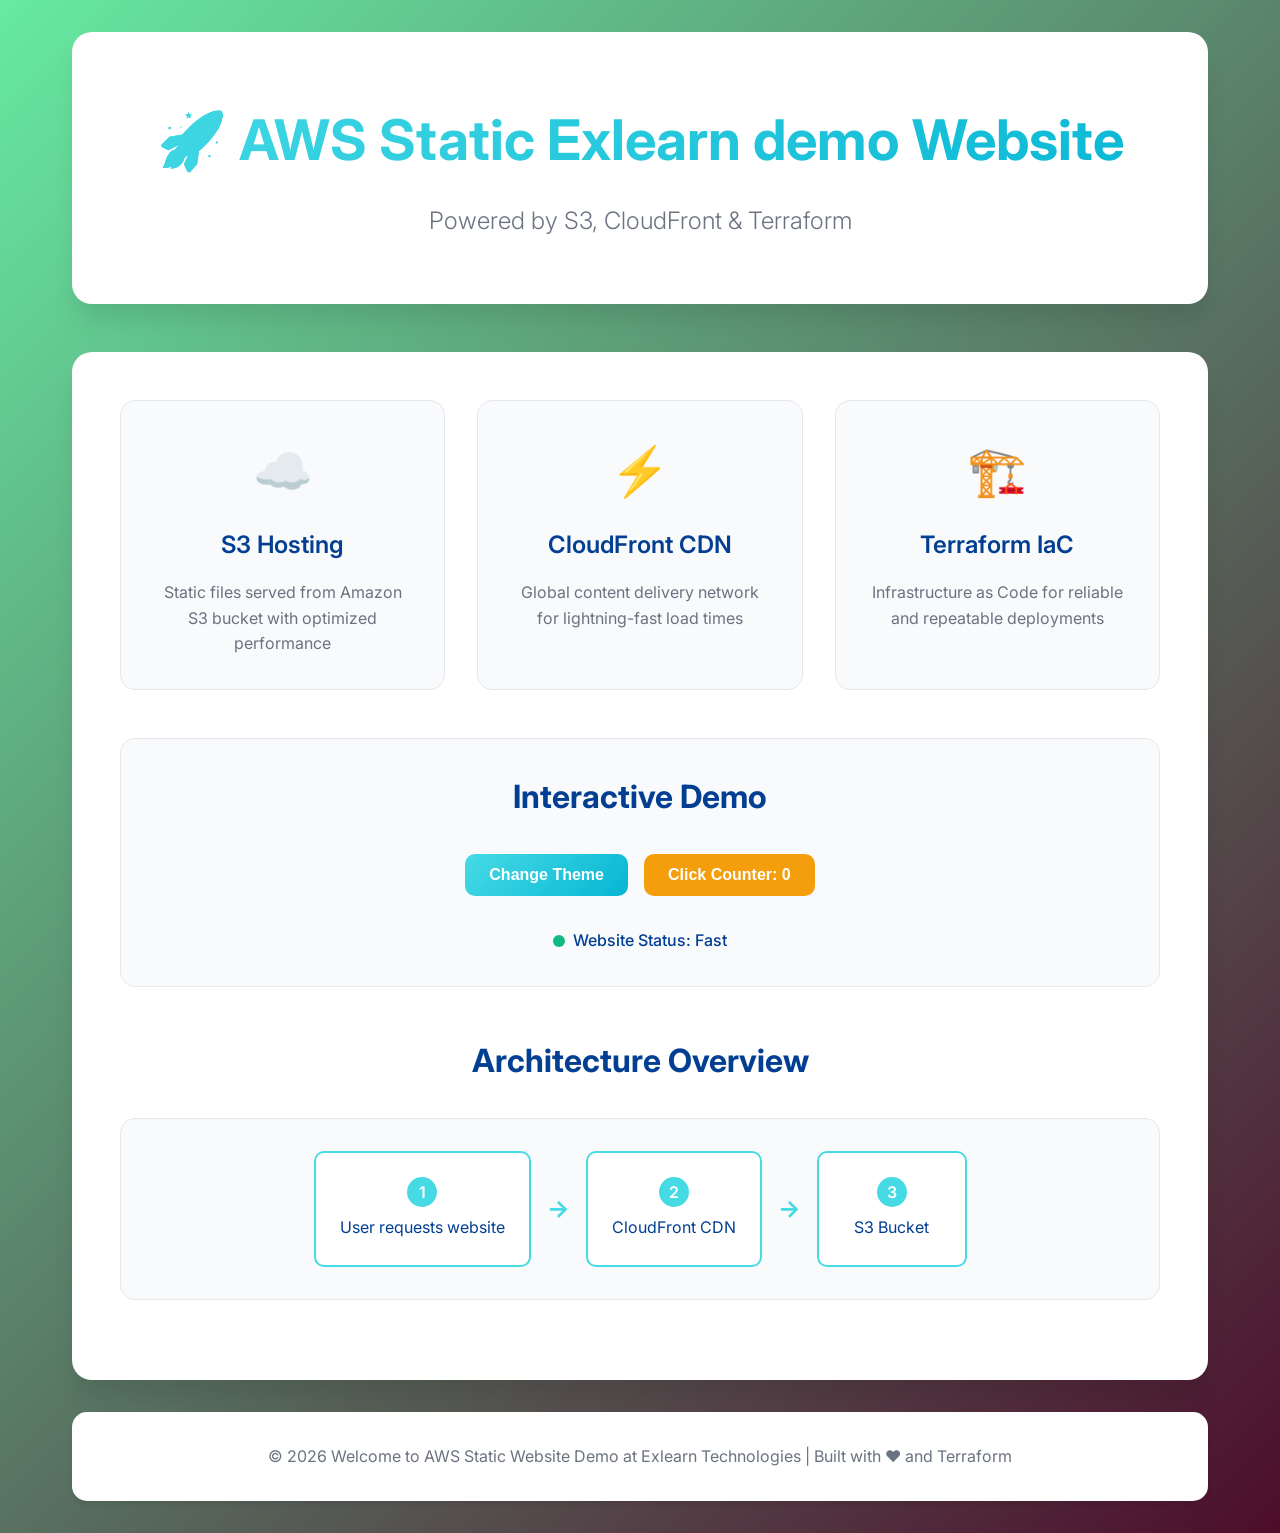
<file: docker/Day-01/index.html>
<!DOCTYPE html>
<html lang="en">
<head>
    <meta charset="UTF-8">
    <meta name="viewport" content="width=device-width, initial-scale=1.0">
    <title>AWS exlearn Website Demo</title>
    <link rel="stylesheet" href="style.css">
    <link href="https://fonts.googleapis.com/css2?family=Inter:wght@300;400;600;700&display=swap" rel="stylesheet">
</head>
<body>
    <div class="container">
        <header class="hero">
            <h1 class="hero-title">🚀 AWS Static Exlearn demo Website</h1>
            <p class="hero-subtitle">Powered by S3, CloudFront & Terraform</p>
        </header>

        <main class="content">
            <section class="features">
                <div class="feature-card">
                    <div class="feature-icon">☁️</div>
                    <h3>S3 Hosting</h3>
                    <p>Static files served from Amazon S3 bucket with optimized performance</p>
                </div>
                
                <div class="feature-card">
                    <div class="feature-icon">⚡</div>
                    <h3>CloudFront CDN</h3>
                    <p>Global content delivery network for lightning-fast load times</p>
                </div>
                
                <div class="feature-card">
                    <div class="feature-icon">🏗️</div>
                    <h3>Terraform IaC</h3>
                    <p>Infrastructure as Code for reliable and repeatable deployments</p>
                </div>
            </section>

            <section class="demo-section">
                <h2>Interactive Demo</h2>
                <div class="demo-controls">
                    <button id="colorButton" class="btn btn-primary">Change Theme</button>
                    <button id="counterButton" class="btn btn-secondary">Click Counter: <span id="counter">0</span></button>
                </div>
                
                <div class="status-indicator">
                    <div class="status-dot"></div>
                    <span>Website Status: <span id="status">Active</span></span>
                </div>
            </section>

            <section class="info-section">
                <h2>Architecture Overview</h2>
                <div class="architecture">
                    <div class="arch-step">
                        <span class="step-number">1</span>
                        <p>User requests website</p>
                    </div>
                    <div class="arch-arrow">→</div>
                    <div class="arch-step">
                        <span class="step-number">2</span>
                        <p>CloudFront CDN</p>
                    </div>
                    <div class="arch-arrow">→</div>
                    <div class="arch-step">
                        <span class="step-number">3</span>
                        <p>S3 Bucket</p>
                    </div>
                </div>
            </section>
        </main>

        <footer class="footer">
            <p>&copy; 2026 Welcome to AWS Static Website Demo at Exlearn Technologies   | Built with ❤️ and Terraform</p>
        </footer>
    </div>
    
    <script src="script.js"></script>
</body>
</html>
</file>
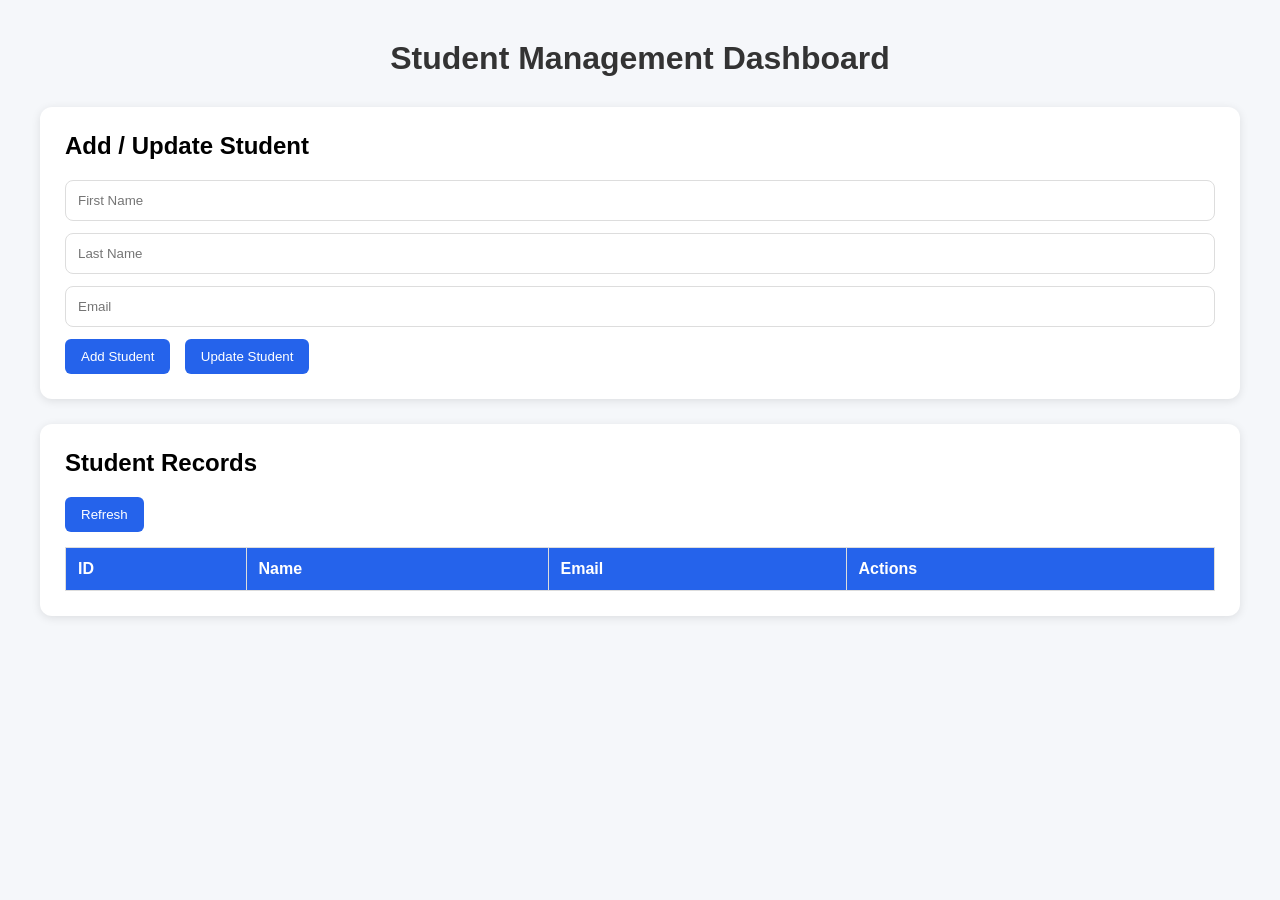
<file: docker/docker-major-project/frontend/index.html>
<!DOCTYPE html>
<html>
<head>
    <title>Student Management Dashboard</title>
    <link rel="stylesheet" href="style.css">
</head>
<body>

<div class="container">

    <h1> Student Management Dashboard</h1>

    <div class="card">

        <h2>Add / Update Student</h2>

        <input type="hidden" id="studentId">

        <input id="fname" placeholder="First Name">

        <input id="lname" placeholder="Last Name">

        <input id="email" placeholder="Email">

        <button onclick="addStudent()">Add Student</button>

        <button onclick="updateStudent()">Update Student</button>

    </div>

    <div class="card">

        <h2>Student Records</h2>

        <button onclick="loadStudents()">Refresh</button>

        <table>

            <thead>
                <tr>
                    <th>ID</th>
                    <th>Name</th>
                    <th>Email</th>
                    <th>Actions</th>
                </tr>
            </thead>

            <tbody id="studentTable"></tbody>

        </table>

    </div>

</div>

<script src="app.js"></script>

</body>
</html>
</file>
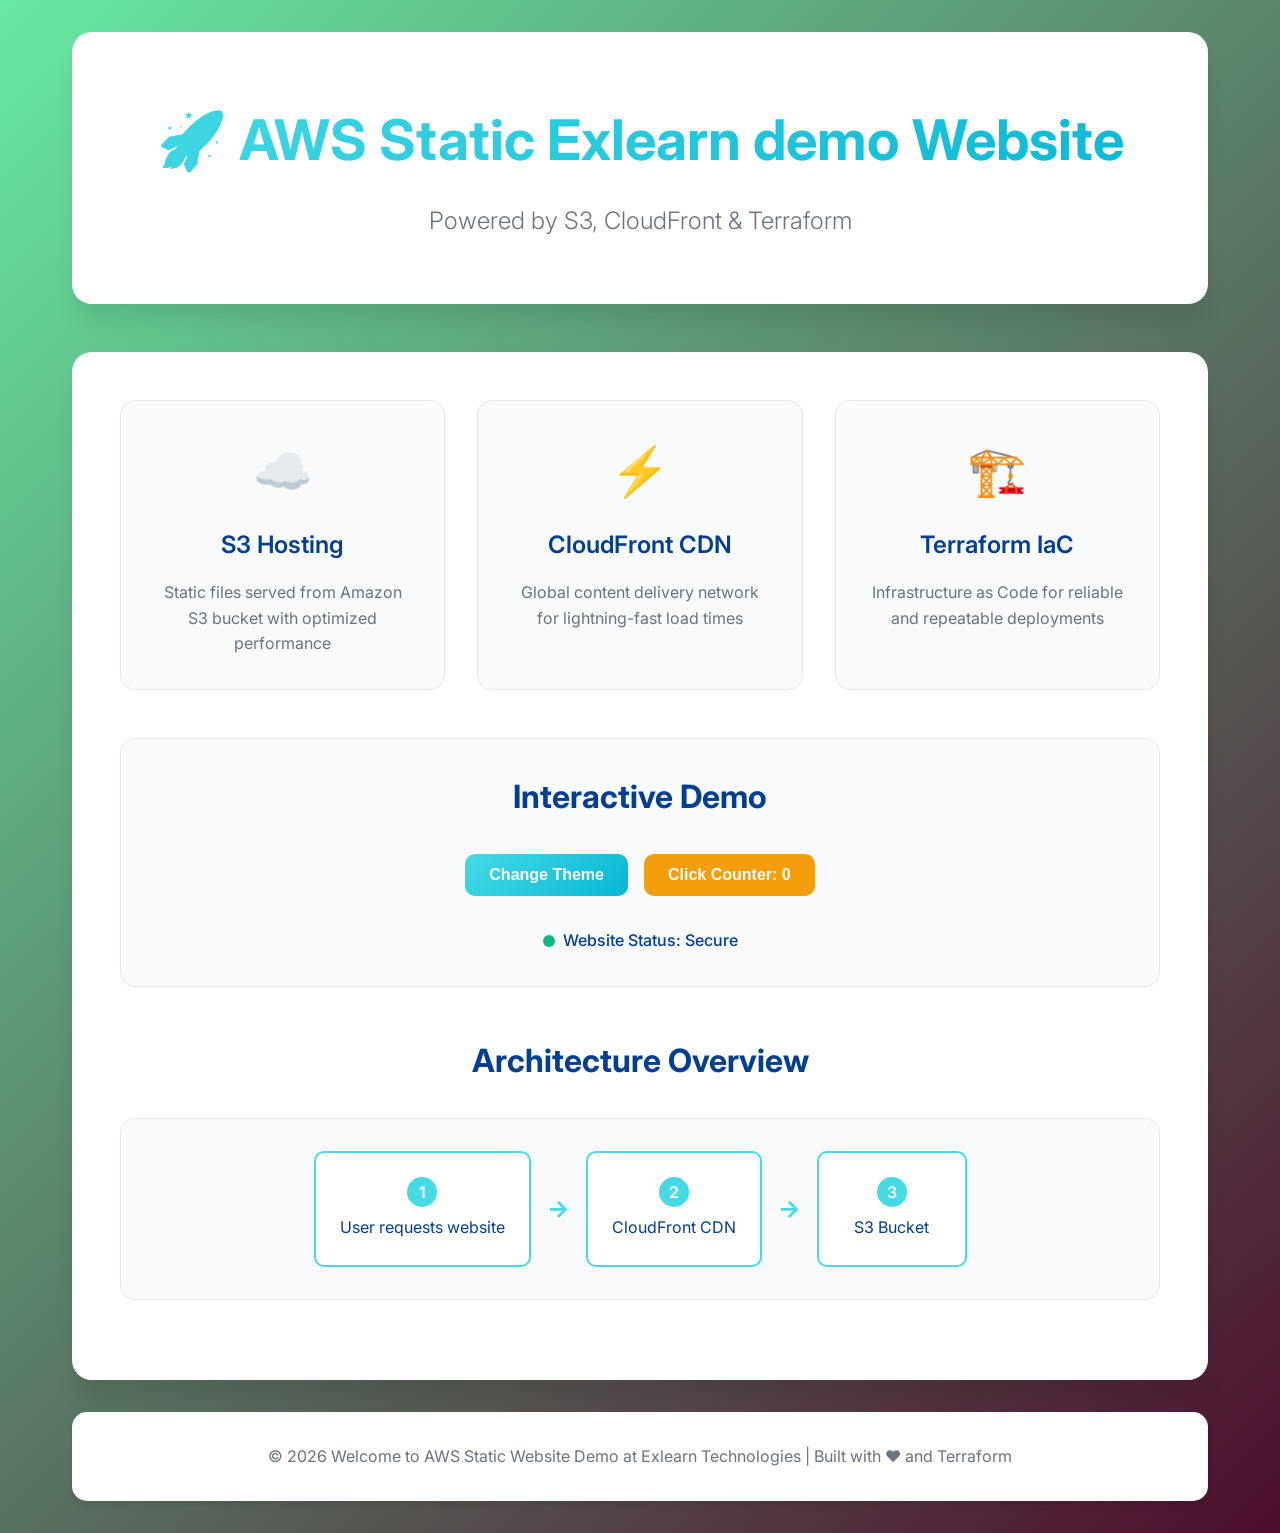
<file: tf-batch-b20/aws-static-web-hosting-tf/website/index.html>
<!DOCTYPE html>
<html lang="en">
<head>
    <meta charset="UTF-8">
    <meta name="viewport" content="width=device-width, initial-scale=1.0">
    <title>AWS exlearn Website Demo</title>
    <link rel="stylesheet" href="style.css">
    <link href="https://fonts.googleapis.com/css2?family=Inter:wght@300;400;600;700&display=swap" rel="stylesheet">
</head>
<body>
    <div class="container">
        <header class="hero">
            <h1 class="hero-title">🚀 AWS Static Exlearn demo Website</h1>
            <p class="hero-subtitle">Powered by S3, CloudFront & Terraform</p>
        </header>

        <main class="content">
            <section class="features">
                <div class="feature-card">
                    <div class="feature-icon">☁️</div>
                    <h3>S3 Hosting</h3>
                    <p>Static files served from Amazon S3 bucket with optimized performance</p>
                </div>
                
                <div class="feature-card">
                    <div class="feature-icon">⚡</div>
                    <h3>CloudFront CDN</h3>
                    <p>Global content delivery network for lightning-fast load times</p>
                </div>
                
                <div class="feature-card">
                    <div class="feature-icon">🏗️</div>
                    <h3>Terraform IaC</h3>
                    <p>Infrastructure as Code for reliable and repeatable deployments</p>
                </div>
            </section>

            <section class="demo-section">
                <h2>Interactive Demo</h2>
                <div class="demo-controls">
                    <button id="colorButton" class="btn btn-primary">Change Theme</button>
                    <button id="counterButton" class="btn btn-secondary">Click Counter: <span id="counter">0</span></button>
                </div>
                
                <div class="status-indicator">
                    <div class="status-dot"></div>
                    <span>Website Status: <span id="status">Active</span></span>
                </div>
            </section>

            <section class="info-section">
                <h2>Architecture Overview</h2>
                <div class="architecture">
                    <div class="arch-step">
                        <span class="step-number">1</span>
                        <p>User requests website</p>
                    </div>
                    <div class="arch-arrow">→</div>
                    <div class="arch-step">
                        <span class="step-number">2</span>
                        <p>CloudFront CDN</p>
                    </div>
                    <div class="arch-arrow">→</div>
                    <div class="arch-step">
                        <span class="step-number">3</span>
                        <p>S3 Bucket</p>
                    </div>
                </div>
            </section>
        </main>

        <footer class="footer">
            <p>&copy; 2026 Welcome to AWS Static Website Demo at Exlearn Technologies   | Built with ❤️ and Terraform</p>
        </footer>
    </div>
    
    <script src="script.js"></script>
</body>
</html>
</file>
<file: docker/Day-01/style.css>
* {
    margin: 0;
    padding: 0;
    box-sizing: border-box;
}

:root {
    --primary-color: #46dae5;
    --secondary-color: #06b6d4;
    --accent-color: #f59e0b;
    --text-color: #023e92;
    --text-light: #6b7280;
    --bg-color: #ffffff;
    --card-bg: #f9fafb;
    --border-color: #e5e7eb;
    --shadow: 0 4px 6px -1px rgba(0, 0, 0, 0.1);
    --shadow-lg: 0 20px 25px -5px rgba(0, 0, 0, 0.1);
}

body {
    font-family: 'Inter', -apple-system, BlinkMacSystemFont, sans-serif;
    line-height: 1.6;
    color: var(--text-color);
    background: linear-gradient(135deg, #66eaa1 0%, #4d0d2b 100%);
    min-height: 100vh;
}

.container {
    max-width: 1200px;
    margin: 0 auto;
    padding: 2rem;
}

/* Hero Section */
.hero {
    text-align: center;
    padding: 4rem 0;
    background: var(--bg-color);
    border-radius: 20px;
    margin-bottom: 3rem;
    box-shadow: var(--shadow-lg);
}

.hero-title {
    font-size: 3.5rem;
    font-weight: 700;
    background: linear-gradient(135deg, var(--primary-color), var(--secondary-color));
    -webkit-background-clip: text;
    -webkit-text-fill-color: transparent;
    background-clip: text;
    margin-bottom: 1rem;
}

.hero-subtitle {
    font-size: 1.5rem;
    color: var(--text-light);
    font-weight: 300;
}

/* Content */
.content {
    background: var(--bg-color);
    border-radius: 20px;
    padding: 3rem;
    margin-bottom: 2rem;
    box-shadow: var(--shadow-lg);
}

/* Features Section */
.features {
    display: grid;
    grid-template-columns: repeat(auto-fit, minmax(300px, 1fr));
    gap: 2rem;
    margin-bottom: 3rem;
}

.feature-card {
    background: var(--card-bg);
    padding: 2rem;
    border-radius: 15px;
    text-align: center;
    border: 1px solid var(--border-color);
    transition: all 0.3s ease;
}

.feature-card:hover {
    transform: translateY(-5px);
    box-shadow: var(--shadow-lg);
    border-color: var(--primary-color);
}

.feature-icon {
    font-size: 3rem;
    margin-bottom: 1rem;
}

.feature-card h3 {
    font-size: 1.5rem;
    font-weight: 600;
    margin-bottom: 1rem;
    color: var(--text-color);
}

.feature-card p {
    color: var(--text-light);
    line-height: 1.6;
}

/* Demo Section */
.demo-section {
    text-align: center;
    margin-bottom: 3rem;
    padding: 2rem;
    background: var(--card-bg);
    border-radius: 15px;
    border: 1px solid var(--border-color);
}

.demo-section h2 {
    font-size: 2rem;
    margin-bottom: 2rem;
    color: var(--text-color);
}

.demo-controls {
    display: flex;
    gap: 1rem;
    justify-content: center;
    margin-bottom: 2rem;
    flex-wrap: wrap;
}

.btn {
    padding: 0.75rem 1.5rem;
    border: none;
    border-radius: 10px;
    font-size: 1rem;
    font-weight: 600;
    cursor: pointer;
    transition: all 0.3s ease;
    text-decoration: none;
    display: inline-block;
}

.btn-primary {
    background: linear-gradient(135deg, var(--primary-color), var(--secondary-color));
    color: white;
}

.btn-primary:hover {
    transform: translateY(-2px);
    box-shadow: var(--shadow);
}

.btn-secondary {
    background: var(--accent-color);
    color: white;
}

.btn-secondary:hover {
    transform: translateY(-2px);
    box-shadow: var(--shadow);
}

.status-indicator {
    display: flex;
    align-items: center;
    justify-content: center;
    gap: 0.5rem;
    font-weight: 500;
}

.status-dot {
    width: 12px;
    height: 12px;
    background: #10b981;
    border-radius: 50%;
    animation: pulse 2s infinite;
}

@keyframes pulse {
    0% { opacity: 1; }
    50% { opacity: 0.5; }
    100% { opacity: 1; }
}

/* Architecture Section */
.info-section {
    margin-bottom: 2rem;
}

.info-section h2 {
    font-size: 2rem;
    text-align: center;
    margin-bottom: 2rem;
    color: var(--text-color);
}

.architecture {
    display: flex;
    align-items: center;
    justify-content: center;
    gap: 1rem;
    flex-wrap: wrap;
    padding: 2rem;
    background: var(--card-bg);
    border-radius: 15px;
    border: 1px solid var(--border-color);
}

.arch-step {
    text-align: center;
    padding: 1.5rem;
    background: white;
    border-radius: 10px;
    border: 2px solid var(--primary-color);
    min-width: 150px;
}

.step-number {
    display: inline-block;
    width: 30px;
    height: 30px;
    background: var(--primary-color);
    color: white;
    border-radius: 50%;
    line-height: 30px;
    font-weight: 600;
    margin-bottom: 0.5rem;
}

.arch-arrow {
    font-size: 1.5rem;
    color: var(--primary-color);
    font-weight: bold;
}

/* Footer */
.footer {
    text-align: center;
    padding: 2rem;
    background: var(--bg-color);
    border-radius: 15px;
    color: var(--text-light);
    box-shadow: var(--shadow);
}

/* Dark theme */
body.dark-theme {
    --bg-color: #1f2937;
    --card-bg: #374151;
    --text-color: #f9fafb;
    --text-light: #d1d5db;
    --border-color: #4b5563;
}

/* Responsive Design */
@media (max-width: 768px) {
    .container {
        padding: 1rem;
    }
    
    .hero-title {
        font-size: 2.5rem;
    }
    
    .hero-subtitle {
        font-size: 1.2rem;
    }
    
    .content {
        padding: 2rem;
    }
    
    .features {
        grid-template-columns: 1fr;
    }
    
    .architecture {
        flex-direction: column;
    }
    
    .arch-arrow {
        transform: rotate(90deg);
    }
}
</file>
<file: docker/docker-major-project/frontend/style.css>
*{
    margin:0;
    padding:0;
    box-sizing:border-box;
}

body{

    background:#f5f7fa;

    font-family:Segoe UI,sans-serif;

    padding:40px;
}

.container{

    max-width:1200px;

    margin:auto;
}

h1{

    text-align:center;

    margin-bottom:30px;

    color:#333;
}

.card{

    background:white;

    padding:25px;

    border-radius:12px;

    margin-bottom:25px;

    box-shadow:0 2px 10px rgba(0,0,0,0.1);
}

h2{

    margin-bottom:20px;
}

input{

    width:100%;

    padding:12px;

    margin-bottom:12px;

    border:1px solid #ddd;

    border-radius:8px;
}

button{

    background:#2563eb;

    color:white;

    border:none;

    padding:10px 16px;

    border-radius:6px;

    cursor:pointer;

    margin-right:10px;
}

button:hover{

    opacity:0.9;
}

.delete-btn{

    background:#dc2626;
}

table{

    width:100%;

    border-collapse:collapse;

    margin-top:15px;
}

th{

    background:#2563eb;

    color:white;
}

th,td{

    padding:12px;

    border:1px solid #ddd;

    text-align:left;
}

tr:nth-child(even){

    background:#f8fafc;
}
</file>
<file: tf-batch-b20/aws-static-web-hosting-tf/website/style.css>
* {
    margin: 0;
    padding: 0;
    box-sizing: border-box;
}

:root {
    --primary-color: #46dae5;
    --secondary-color: #06b6d4;
    --accent-color: #f59e0b;
    --text-color: #023e92;
    --text-light: #6b7280;
    --bg-color: #ffffff;
    --card-bg: #f9fafb;
    --border-color: #e5e7eb;
    --shadow: 0 4px 6px -1px rgba(0, 0, 0, 0.1);
    --shadow-lg: 0 20px 25px -5px rgba(0, 0, 0, 0.1);
}

body {
    font-family: 'Inter', -apple-system, BlinkMacSystemFont, sans-serif;
    line-height: 1.6;
    color: var(--text-color);
    background: linear-gradient(135deg, #66eaa1 0%, #4d0d2b 100%);
    min-height: 100vh;
}

.container {
    max-width: 1200px;
    margin: 0 auto;
    padding: 2rem;
}

/* Hero Section */
.hero {
    text-align: center;
    padding: 4rem 0;
    background: var(--bg-color);
    border-radius: 20px;
    margin-bottom: 3rem;
    box-shadow: var(--shadow-lg);
}

.hero-title {
    font-size: 3.5rem;
    font-weight: 700;
    background: linear-gradient(135deg, var(--primary-color), var(--secondary-color));
    -webkit-background-clip: text;
    -webkit-text-fill-color: transparent;
    background-clip: text;
    margin-bottom: 1rem;
}

.hero-subtitle {
    font-size: 1.5rem;
    color: var(--text-light);
    font-weight: 300;
}

/* Content */
.content {
    background: var(--bg-color);
    border-radius: 20px;
    padding: 3rem;
    margin-bottom: 2rem;
    box-shadow: var(--shadow-lg);
}

/* Features Section */
.features {
    display: grid;
    grid-template-columns: repeat(auto-fit, minmax(300px, 1fr));
    gap: 2rem;
    margin-bottom: 3rem;
}

.feature-card {
    background: var(--card-bg);
    padding: 2rem;
    border-radius: 15px;
    text-align: center;
    border: 1px solid var(--border-color);
    transition: all 0.3s ease;
}

.feature-card:hover {
    transform: translateY(-5px);
    box-shadow: var(--shadow-lg);
    border-color: var(--primary-color);
}

.feature-icon {
    font-size: 3rem;
    margin-bottom: 1rem;
}

.feature-card h3 {
    font-size: 1.5rem;
    font-weight: 600;
    margin-bottom: 1rem;
    color: var(--text-color);
}

.feature-card p {
    color: var(--text-light);
    line-height: 1.6;
}

/* Demo Section */
.demo-section {
    text-align: center;
    margin-bottom: 3rem;
    padding: 2rem;
    background: var(--card-bg);
    border-radius: 15px;
    border: 1px solid var(--border-color);
}

.demo-section h2 {
    font-size: 2rem;
    margin-bottom: 2rem;
    color: var(--text-color);
}

.demo-controls {
    display: flex;
    gap: 1rem;
    justify-content: center;
    margin-bottom: 2rem;
    flex-wrap: wrap;
}

.btn {
    padding: 0.75rem 1.5rem;
    border: none;
    border-radius: 10px;
    font-size: 1rem;
    font-weight: 600;
    cursor: pointer;
    transition: all 0.3s ease;
    text-decoration: none;
    display: inline-block;
}

.btn-primary {
    background: linear-gradient(135deg, var(--primary-color), var(--secondary-color));
    color: white;
}

.btn-primary:hover {
    transform: translateY(-2px);
    box-shadow: var(--shadow);
}

.btn-secondary {
    background: var(--accent-color);
    color: white;
}

.btn-secondary:hover {
    transform: translateY(-2px);
    box-shadow: var(--shadow);
}

.status-indicator {
    display: flex;
    align-items: center;
    justify-content: center;
    gap: 0.5rem;
    font-weight: 500;
}

.status-dot {
    width: 12px;
    height: 12px;
    background: #10b981;
    border-radius: 50%;
    animation: pulse 2s infinite;
}

@keyframes pulse {
    0% { opacity: 1; }
    50% { opacity: 0.5; }
    100% { opacity: 1; }
}

/* Architecture Section */
.info-section {
    margin-bottom: 2rem;
}

.info-section h2 {
    font-size: 2rem;
    text-align: center;
    margin-bottom: 2rem;
    color: var(--text-color);
}

.architecture {
    display: flex;
    align-items: center;
    justify-content: center;
    gap: 1rem;
    flex-wrap: wrap;
    padding: 2rem;
    background: var(--card-bg);
    border-radius: 15px;
    border: 1px solid var(--border-color);
}

.arch-step {
    text-align: center;
    padding: 1.5rem;
    background: white;
    border-radius: 10px;
    border: 2px solid var(--primary-color);
    min-width: 150px;
}

.step-number {
    display: inline-block;
    width: 30px;
    height: 30px;
    background: var(--primary-color);
    color: white;
    border-radius: 50%;
    line-height: 30px;
    font-weight: 600;
    margin-bottom: 0.5rem;
}

.arch-arrow {
    font-size: 1.5rem;
    color: var(--primary-color);
    font-weight: bold;
}

/* Footer */
.footer {
    text-align: center;
    padding: 2rem;
    background: var(--bg-color);
    border-radius: 15px;
    color: var(--text-light);
    box-shadow: var(--shadow);
}

/* Dark theme */
body.dark-theme {
    --bg-color: #1f2937;
    --card-bg: #374151;
    --text-color: #f9fafb;
    --text-light: #d1d5db;
    --border-color: #4b5563;
}

/* Responsive Design */
@media (max-width: 768px) {
    .container {
        padding: 1rem;
    }
    
    .hero-title {
        font-size: 2.5rem;
    }
    
    .hero-subtitle {
        font-size: 1.2rem;
    }
    
    .content {
        padding: 2rem;
    }
    
    .features {
        grid-template-columns: 1fr;
    }
    
    .architecture {
        flex-direction: column;
    }
    
    .arch-arrow {
        transform: rotate(90deg);
    }
}
</file>
